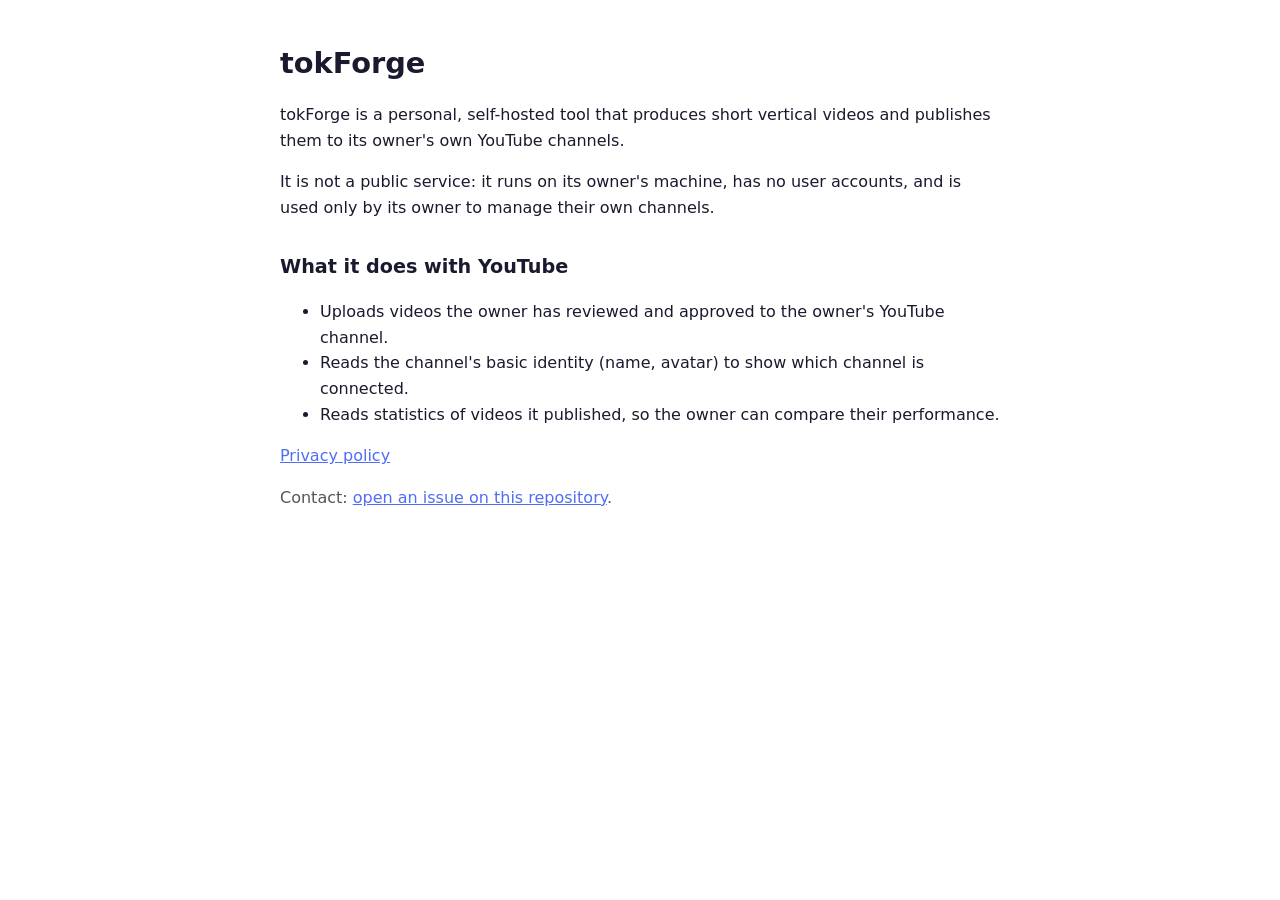
<file: index.html>
<!doctype html>
<html lang="en"><head><meta charset="utf-8"><meta name="viewport" content="width=device-width,initial-scale=1">
<title>tokForge</title><link rel="stylesheet" href="style.css"></head>
<body><main>
<h1>tokForge</h1>
<p>tokForge is a personal, self-hosted tool that produces short vertical videos and publishes them to its owner's own YouTube channels.</p>
<p>It is not a public service: it runs on its owner's machine, has no user accounts, and is used only by its owner to manage their own channels.</p>
<h2>What it does with YouTube</h2>
<ul>
<li>Uploads videos the owner has reviewed and approved to the owner's YouTube channel.</li>
<li>Reads the channel's basic identity (name, avatar) to show which channel is connected.</li>
<li>Reads statistics of videos it published, so the owner can compare their performance.</li>
</ul>
<p><a href="privacy.html">Privacy policy</a></p>
<p class="muted">Contact: <a href="https://github.com/niacolias/tokforge-legal/issues">open an issue on this repository</a>.</p>
</main></body></html>
</file>
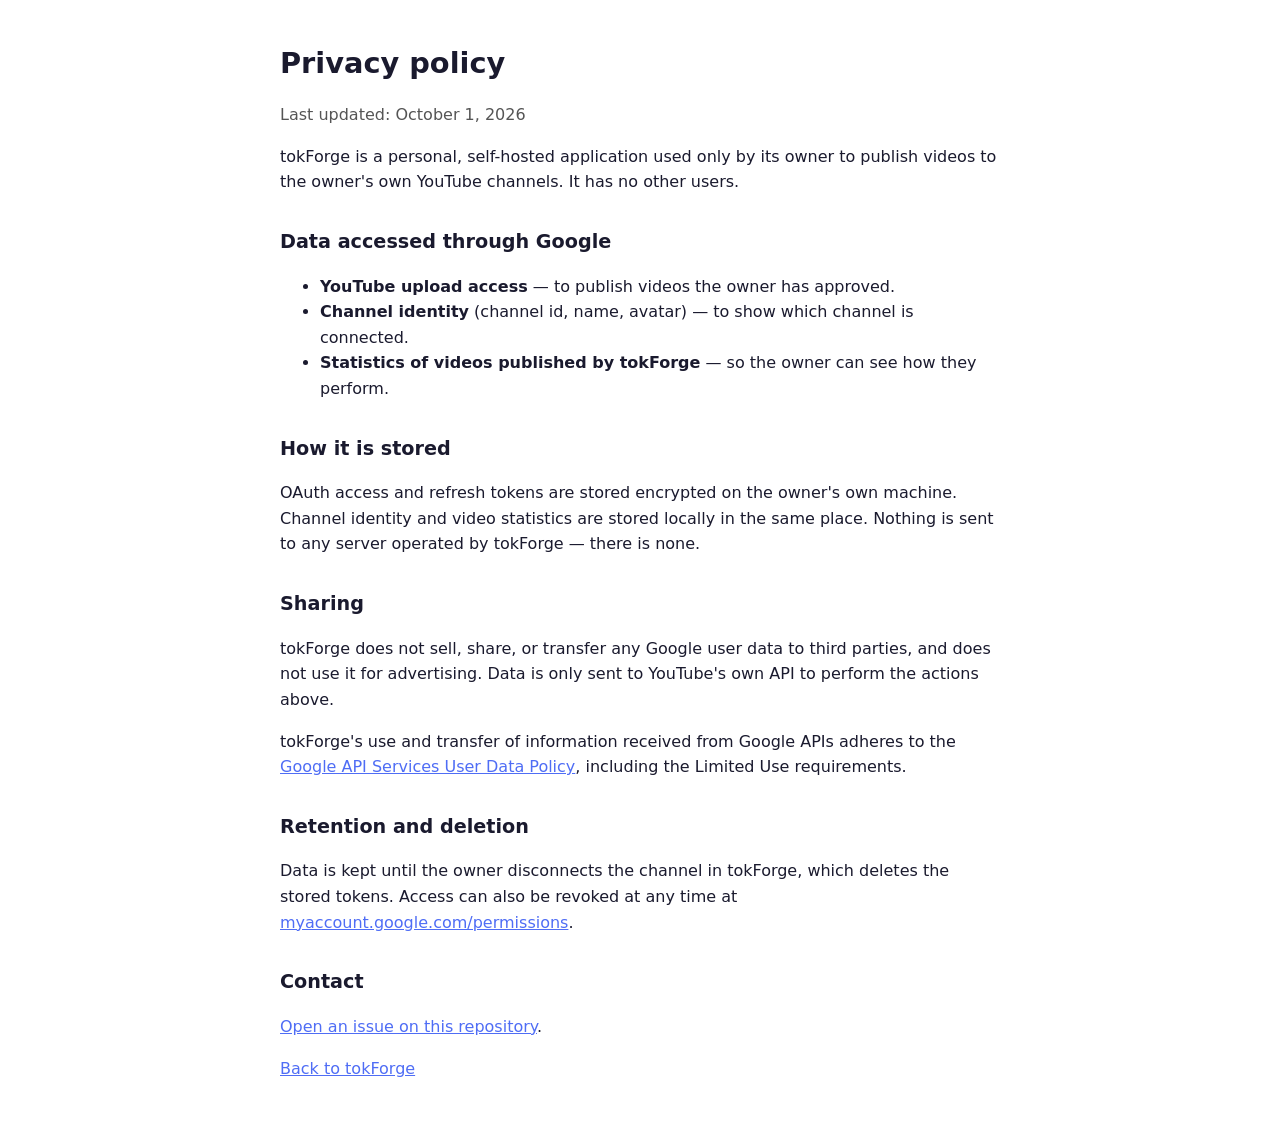
<file: privacy.html>
<!doctype html>
<html lang="en"><head><meta charset="utf-8"><meta name="viewport" content="width=device-width,initial-scale=1">
<title>tokForge Privacy</title><link rel="stylesheet" href="style.css"></head>
<body><main>
<h1>Privacy policy</h1>
<p class="muted">Last updated: October 1, 2026</p>
<p>tokForge is a personal, self-hosted application used only by its owner to publish videos to the owner's own YouTube channels. It has no other users.</p>
<h2>Data accessed through Google</h2>
<ul>
<li><strong>YouTube upload access</strong> — to publish videos the owner has approved.</li>
<li><strong>Channel identity</strong> (channel id, name, avatar) — to show which channel is connected.</li>
<li><strong>Statistics of videos published by tokForge</strong> — so the owner can see how they perform.</li>
</ul>
<h2>How it is stored</h2>
<p>OAuth access and refresh tokens are stored encrypted on the owner's own machine. Channel identity and video statistics are stored locally in the same place. Nothing is sent to any server operated by tokForge — there is none.</p>
<h2>Sharing</h2>
<p>tokForge does not sell, share, or transfer any Google user data to third parties, and does not use it for advertising. Data is only sent to YouTube's own API to perform the actions above.</p>
<p>tokForge's use and transfer of information received from Google APIs adheres to the <a href="https://developers.google.com/terms/api-services-user-data-policy">Google API Services User Data Policy</a>, including the Limited Use requirements.</p>
<h2>Retention and deletion</h2>
<p>Data is kept until the owner disconnects the channel in tokForge, which deletes the stored tokens. Access can also be revoked at any time at <a href="https://myaccount.google.com/permissions">myaccount.google.com/permissions</a>.</p>
<h2>Contact</h2>
<p><a href="https://github.com/niacolias/tokforge-legal/issues">Open an issue on this repository</a>.</p>
<p><a href="index.html">Back to tokForge</a></p>
</main></body></html>
</file>
<file: style.css>
:root{--bg:#fff;--fg:#1a1a2e;--muted:#555;--accent:#4f6df5}
@media (prefers-color-scheme:dark){:root{--bg:#121218;--fg:#ececf1;--muted:#a0a0b0;--accent:#8ea2ff}}
body{margin:0;background:var(--bg);color:var(--fg);font:16px/1.6 system-ui,-apple-system,Segoe UI,Roboto,sans-serif}
main{max-width:720px;margin:0 auto;padding:40px 16px}
h1{font-size:1.8rem;margin:0 0 .5rem}h2{font-size:1.2rem;margin-top:2rem}
a{color:var(--accent)}p,li{color:var(--fg)}.muted{color:var(--muted)}
</file>
